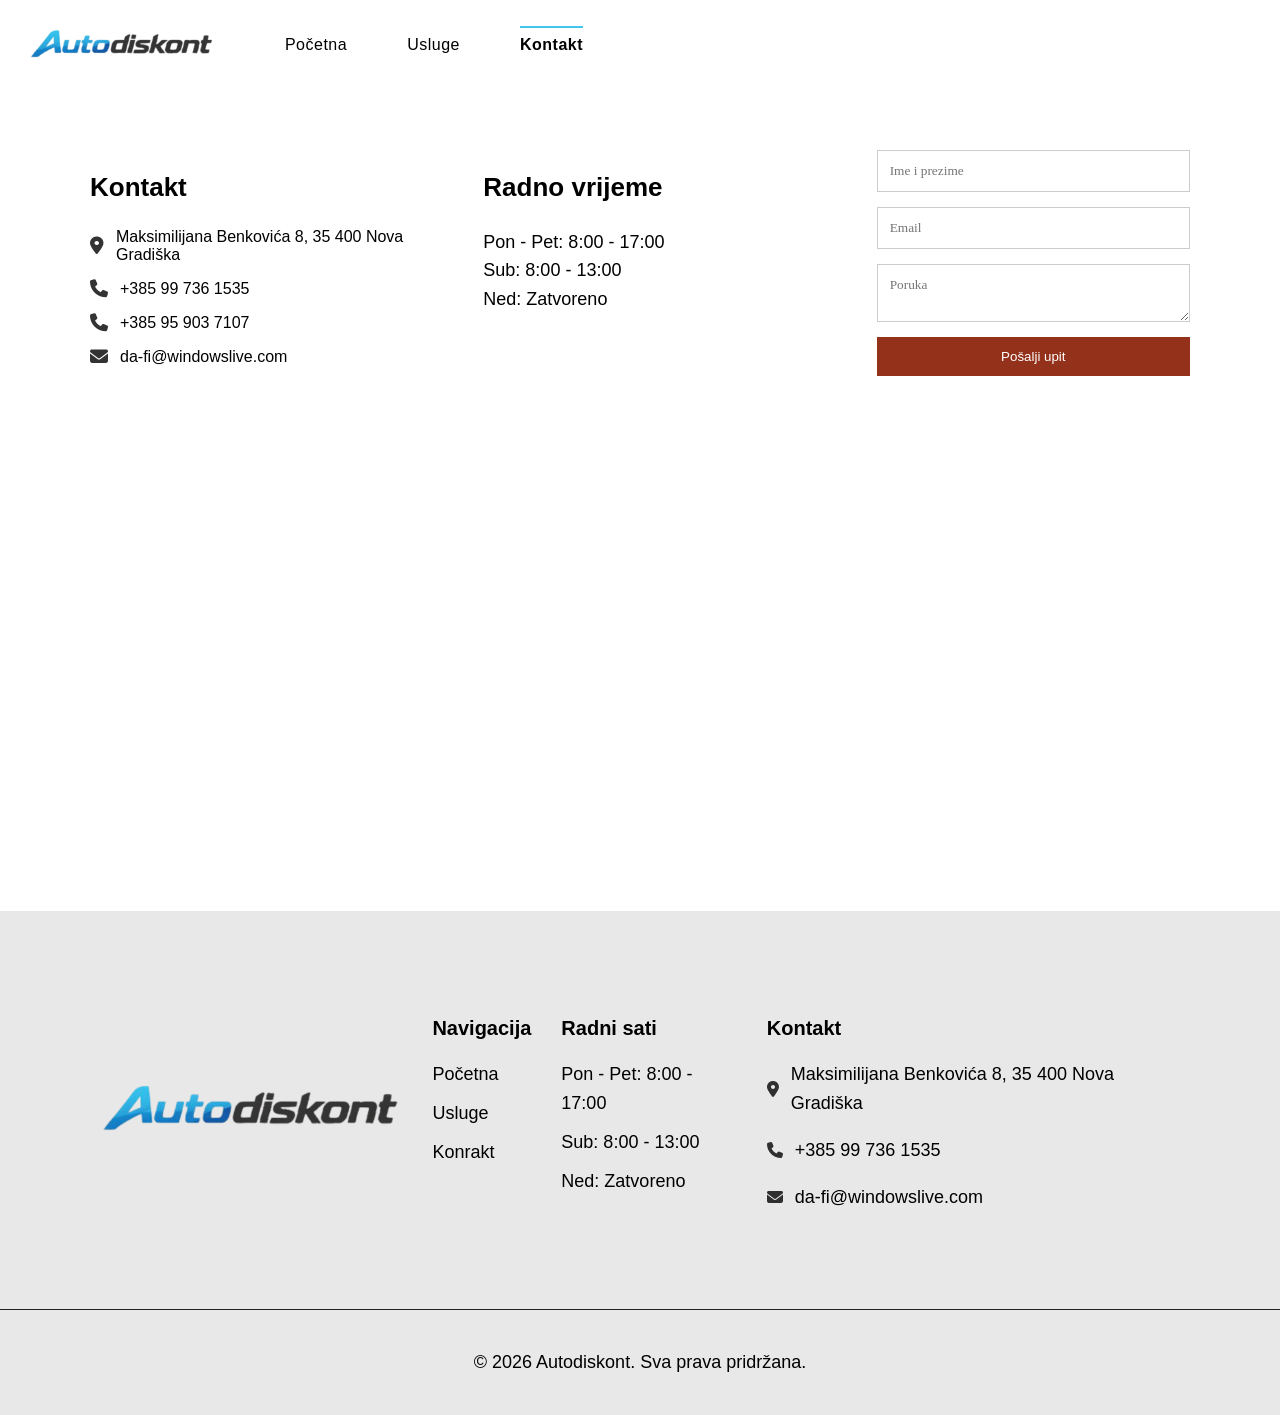
<file: pages/contact-info.html>
<!DOCTYPE html>

<html>
    <head>
        <title>Autodiskont</title>
        <meta charset="utf-8">
        <meta name="viewport" content="width=device-width, initial-scale=1.0"> 

        <link rel="preconnect" href="https://fonts.googleapis.com">
        <link rel="preconnect" href="https://fonts.gstatic.com" crossorigin>
        <link href="https://fonts.googleapis.com/css2?family=Inter:wght@400;500;600&display=swap" rel="stylesheet">

        <link rel="stylesheet" href="https://cdnjs.cloudflare.com/ajax/libs/font-awesome/6.5.1/css/all.min.css">

        <link rel="stylesheet"  href="../css/header.css">
        <link rel="stylesheet"  href="../css/footer.css">
        <link rel="stylesheet"  href="../css/contact-info.css">

    </head>
    <body>

        <header>

            <nav class="nav">
                <div class="logo">
                    <a href="../index.html"><img src="../img/logo2.png" alt="Autodiskont logo"></a>
                </div>
                <button class="hamburger" aria-label="Toggle menu">
                    <span></span>
                    <span></span>
                    <span></span>
                </button>

                <ul class="nav-links">
                    <li><a href="../index.html">Početna</a></li>
                    <li><a href="services.html">Usluge</a></li>
                    <li><a href="contact-info.html" class="active-link">Kontakt</a></li>
                </ul>
            </nav>

        </header>

        <section class="contact-section">
            <div class="contact-container">

                <div class="contact-info">
                    <h2>Kontakt</h2>

                    <p>
                        <i class="fa-solid fa-location-dot"></i>
                        <a href="https://www.google.com/maps/search/?api=1&query=Maksimilijana+Benkovića+8+35400+Nova+Gradiška" target="_blank">
                            Maksimilijana Benkovića 8, 35 400 Nova Gradiška
                        </a>
                    </p>

                     <p>
                        <i class="fa-solid fa-phone"></i>
                        <a href="tel:+385997361535">
                            +385 99 736 1535
                        </a>
                    </p>
                     <p>
                        <i class="fa-solid fa-phone"></i>
                        <a href="tel:+385959037107">
                            +385 95 903 7107
                        </a>
                    </p>

                    <p>
                        <i class="fa-solid fa-envelope"></i>
                        <a href="mailto:da-fi@windowslive.com">
                            da-fi@windowslive.com
                        </a>
                    </p>
                </div>

                <div class="contact-working-hours">
                    <h2>Radno vrijeme</h2>
                    <ul>
                        <li>Pon - Pet: 8:00 - 17:00</li>
                        <li>Sub: 8:00 - 13:00</li>
                        <li>Ned: Zatvoreno</li>
                    </ul>
                </div>

                <form class="contact-form">
                    <input type="text" placeholder="Ime i prezime" required>
                    <input type="email" placeholder="Email" required>
                    <textarea placeholder="Poruka" required></textarea>
                    <button type="submit">Pošalji upit</button>
                </form>

            </div>


        </section>

        <section class="map-section">

            <iframe 
                src="https://www.google.com/maps/embed?pb=!1m18!1m12!1m3!1d496.4714587021024!2d17.38451193980071!3d45.258576298775075!2m3!1f0!2f0!3f0!3m2!1i1024!2i768!4f13.1!3m3!1m2!1s0x47676229cf3f52db%3A0x27cd6a0cb5530d6b!2sAutodiskont!5e0!3m2!1shr!2shr!4v1769889858624!5m2!1shr!2shr" 
                width="100%" 
                height="450" 
                style="border:0;" 
                allowfullscreen="" 
                loading="lazy"> 
            </iframe>
        </section>


        <section class="footer">

            <div class="footer-inner">

                <div class="footer-brand">
                    <img src="../img/logo2.png" alt="logo">
                </div>
                

                <div class="footer-links">
                    <h4>Navigacija</h4>
                    <ul>
                        <li><a href="index.html" class="active-link scroll-top">Početna</a></li>
                        <li><a href="pages/services.html">Usluge</a></li>
                        <li><a href="pages/contact-info.html">Konrakt</a></li>
                    </ul>
                </div>

                <div class="footer-workingHours">
                    <h4>Radni sati</h4>
                    <ul>
                        <li>Pon - Pet: 8:00 - 17:00</li>
                        <li>Sub: 8:00 - 13:00</li>
                        <li>Ned: Zatvoreno</li>
                    </ul>
                </div>

                <div class="footer-contact">
                    <h4>Kontakt</h4>
                    <p>
                        <i class="fa-solid fa-location-dot"></i>
                        <a href="https://www.google.com/maps/search/?api=1&query=Maksimilijana+Benkovića+8+35400+Nova+Gradiška" 
                            target="_blank" rel="noopener">
                             Maksimilijana Benkovića 8, 35 400 Nova Gradiška
                        </a>
                    </p>
                    <p>
                        <i class="fa-solid fa-phone"></i>
                        <a href="tel:+385997361535">
                             +385 99 736 1535
                        </a>
                    </p>
                    <p>
                        <i class="fa-solid fa-envelope"></i>
                        <a href="mailto:da-fi@windowslive.com">
                             da-fi@windowslive.com
                        </a>
                    </p>
                </div>
            </div>
            
             <div class="footer-bottom">
                <p>© <span id="year"></span> Autodiskont. Sva prava pridržana.</p>
            </div>

        </section>

        <script src="../js/script.js"></script>
    </body>
</html>
</file>
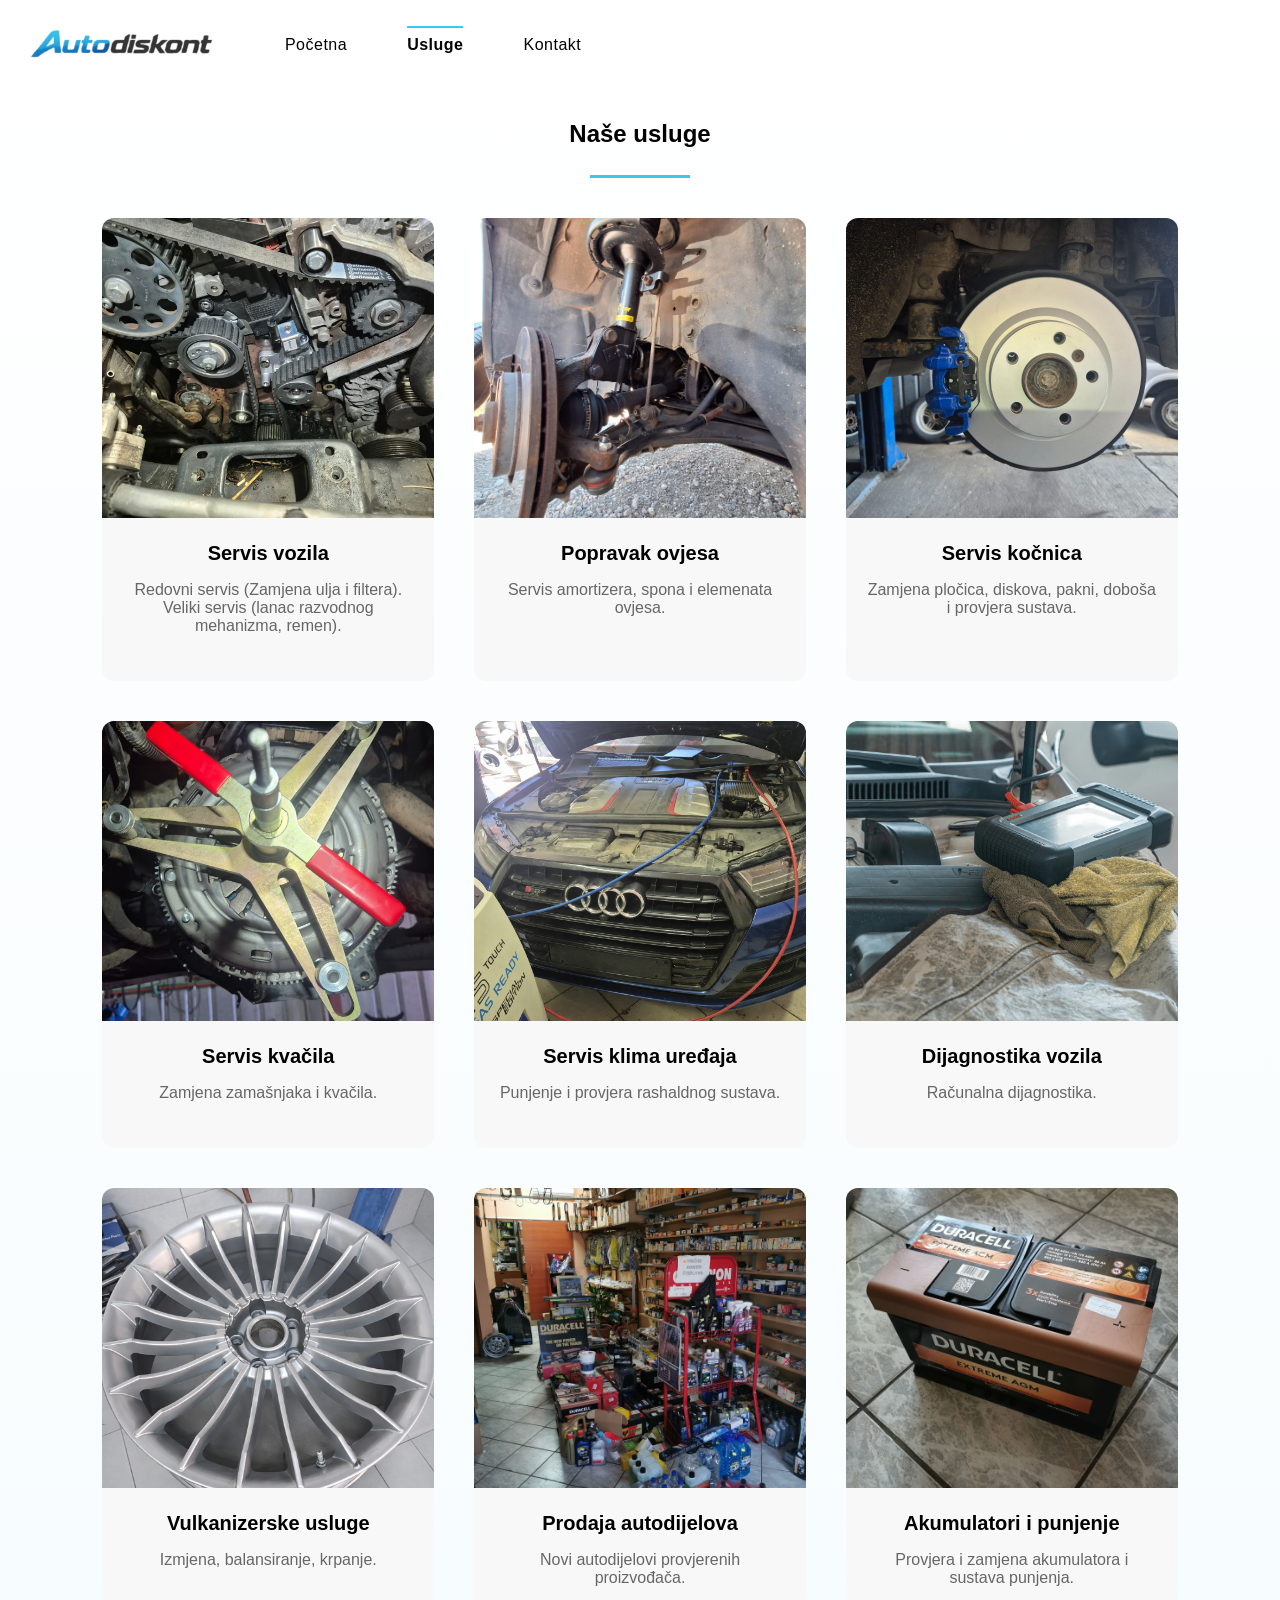
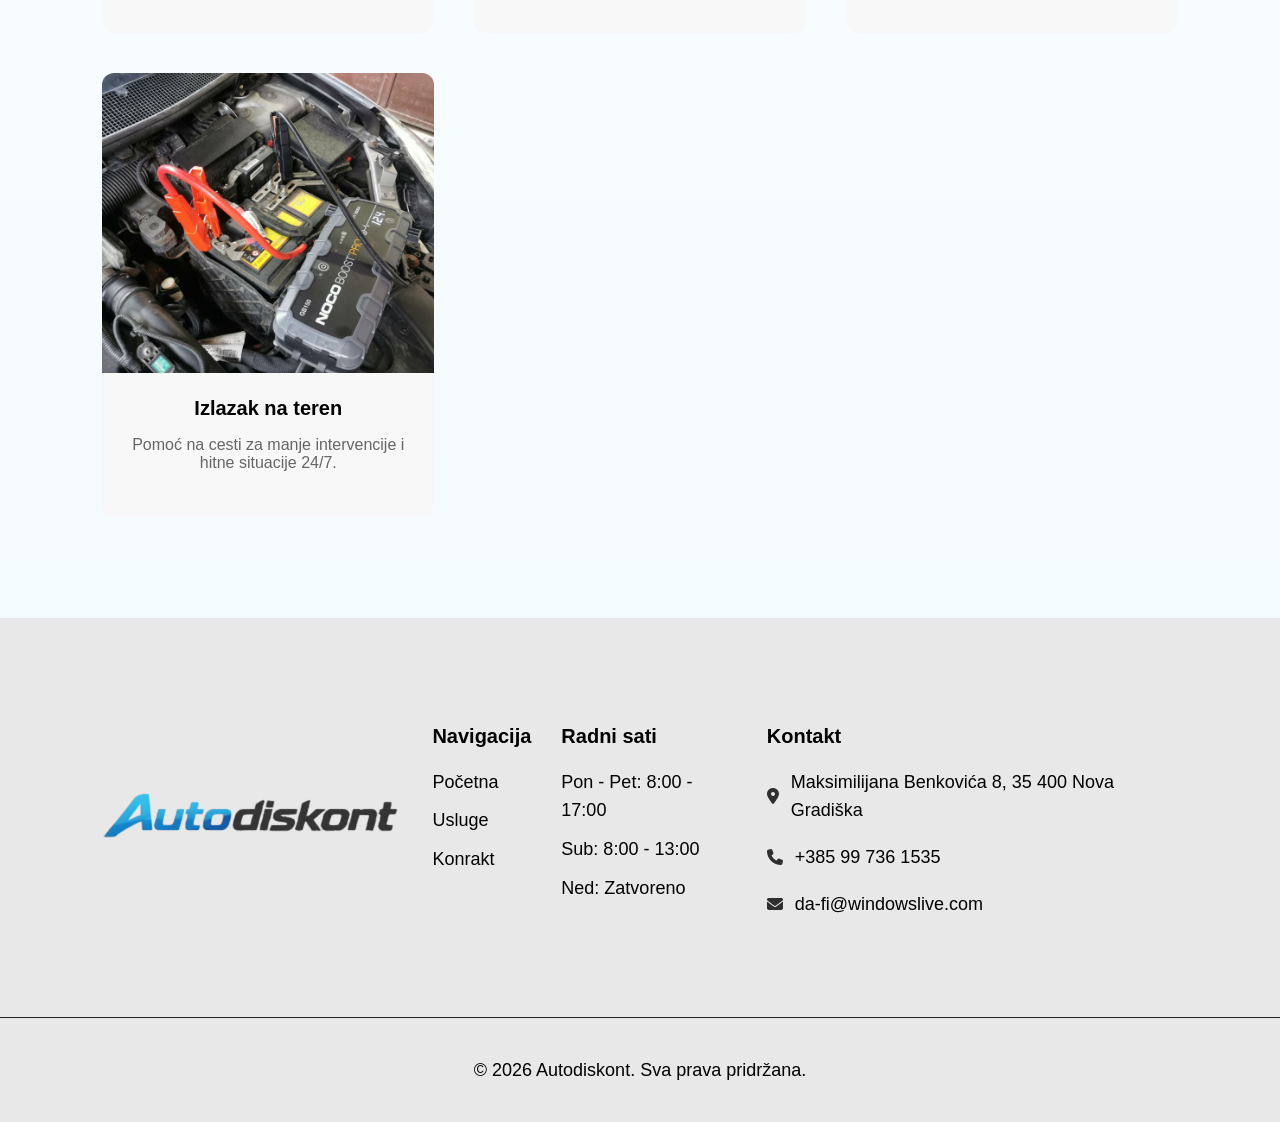
<file: pages/services.html>
<!DOCTYPE html>

<html>
    <head>
        <title>Autodiskont</title>
        <meta charset="utf-8">
        <meta name="viewport" content="width=device-width, initial-scale=1.0"> 
        <link rel="preconnect" href="https://fonts.googleapis.com">
        <link rel="preconnect" href="https://fonts.gstatic.com" crossorigin>
        <link href="https://fonts.googleapis.com/css2?family=Inter:wght@400;500;600&display=swap" rel="stylesheet">

        <link rel="stylesheet" href="https://cdnjs.cloudflare.com/ajax/libs/font-awesome/6.5.1/css/all.min.css">

        <link rel="stylesheet"  href="../css/header.css">
        <link rel="stylesheet"  href="../css/footer.css">
        <link rel="stylesheet"  href="../css/services.css">

    </head>
    <body>

        <header>

            <nav class="nav">
                <div class="logo">
                    <a href="../index.html"><img src="../img/logo2.png" alt="Autodiskont logo"></a>
                </div>
                <button class="hamburger" aria-label="Toggle menu">
                    <span></span>
                    <span></span>
                    <span></span>
                </button>

                <ul class="nav-links">
                    <li><a href="../index.html">Početna</a></li>
                    <li><a href="services.html" class="active-link">Usluge</a></li>
                    <li><a href="contact-info.html">Kontakt</a></li>
                </ul>
            </nav>

        </header>
        
        <div class="nav-spacer"></div>

        <section class="services">

            <h1>Naše usluge</h1>

            <div class="services-grid">
                <div class="services-card">
                    <img src="../img/veliki-servis.jpeg" alt="Servis vozila">
                    <h3>Servis vozila</h3>
                    <p>Redovni servis (Zamjena ulja i filtera). Veliki servis (lanac razvodnog mehanizma, remen).</p>
                </div>
                <div class="services-card">
                    <img src="../img/ovjes.jpeg" alt="Popravak ovjesa">
                    <h3>Popravak ovjesa</h3>
                    <p>Servis amortizera, spona i elemenata ovjesa.</p>
                </div>
                <div class="services-card">
                    <img src="../img/kocnice.jpeg" alt="Servis kočnica">
                    <h3>Servis kočnica</h3>
                    <p>Zamjena pločica, diskova, pakni, doboša i provjera sustava.</p>
                </div>
                <div class="services-card">
                    <img src="../img/kvacilo.jpeg" alt="Servis kvačila">
                    <h3>Servis kvačila</h3>
                    <p>Zamjena zamašnjaka i kvačila.</p>
                </div>
                <div class="services-card">
                    <img src="../img/servis-klime.png" alt="Servis klime">
                    <h3>Servis klima uređaja</h3>
                    <p>Punjenje i provjera rashaldnog sustava.</p>
                </div>
                <div class="services-card">
                    <img src="../img/diagnostics.jpg" alt="Dijagnostika vozila">
                    <h3>Dijagnostika vozila</h3>
                    <p>Računalna dijagnostika.</p>
                </div>
                <div class="services-card">
                    <img src="../img/tire-change.png" alt="Vulkanizer">
                    <h3>Vulkanizerske usluge</h3>
                    <p>Izmjena, balansiranje, krpanje.</p>
                </div>
                <div class="services-card">
                    <img src="../img/autodijelovi.jpg" alt="Prodaja autodijelova">
                    <h3>Prodaja autodijelova</h3>
                    <p>Novi autodijelovi provjerenih proizvođača.</p>
                </div>
                <div class="services-card">
                    <img src="../img/battery.jpg" alt="Akumulatori">
                    <h3>Akumulatori i punjenje</h3>
                    <p>Provjera i zamjena akumulatora i sustava punjenja.</p>
                </div>
                <div class="services-card">
                    <img src="../img/jump-start.jpg" alt="izlazak na teren">
                    <h3>Izlazak na teren</h3>
                    <p>Pomoć na cesti za manje intervencije i hitne situacije 24/7.</p>
                </div>
            </div>


        </section>

        <section class="footer">

            <div class="footer-inner">

                <div class="footer-brand">
                    <img src="../img/logo2.png" alt="logo">
                </div>
                

                <div class="footer-links">
                    <h4>Navigacija</h4>
                    <ul>
                        <li><a href="index.html" class="active-link scroll-top">Početna</a></li>
                        <li><a href="pages/services.html">Usluge</a></li>
                        <li><a href="pages/contact-info.html">Konrakt</a></li>
                    </ul>
                </div>

                <div class="footer-workingHours">
                    <h4>Radni sati</h4>
                    <ul>
                        <li>Pon - Pet: 8:00 - 17:00</li>
                        <li>Sub:       8:00 - 13:00</li>
                        <li>Ned:       Zatvoreno</li>
                    </ul>
                </div>

                <div class="footer-contact">
                    <h4>Kontakt</h4>
                    <p>
                        <i class="fa-solid fa-location-dot"></i>
                        <a href="https://www.google.com/maps/search/?api=1&query=Maksimilijana+Benkovića+8+35400+Nova+Gradiška" 
                            target="_blank" rel="noopener">
                             Maksimilijana Benkovića 8, 35 400 Nova Gradiška
                        </a>
                    </p>
                    <p>
                        <i class="fa-solid fa-phone"></i>
                        <a href="tel:+385997361535">
                             +385 99 736 1535
                        </a>
                    </p>
                    <p>
                        <i class="fa-solid fa-envelope"></i>
                        <a href="mailto:da-fi@windowslive.com">
                             da-fi@windowslive.com
                        </a>
                    </p>
                </div>
            </div>
            
             <div class="footer-bottom">
                <p>© <span id="year"></span> Autodiskont. Sva prava pridržana.</p>
            </div>

        </section>

        <script src="../js/script.js"></script>
    </body>
</html>
</file>
<file: css/header.css>
h1, h2, h3, h4, h5, h6 {
  font-family: "Saira", sans-serif;
}

a, p, li {
  font-family: "Poppins", sans-serif;
}

html, body {
  max-width: 100%;
  overflow-x: hidden;
}

.nav {
  display: flex;
  position: fixed;
  top: 0;
  align-items: center;
  padding: 10px 30px;
  height: 70px;
  width: 100%;
  background-color: #fff;
  z-index: 1000;
}

.logo {
  display: flex;
  align-items: center;
  margin-right: 30px;
}

.logo img {
  height: 50px;
  width: auto;
  display: block;
}

.nav-links {
  list-style: none;
  display: flex;
  gap: 60px;
}

.nav-links a {
  position: relative;
  color: black;
  text-decoration: none;
  font-size: 16px;
  padding-top: 10px;
  font-weight: 200;
  letter-spacing: 0.5px;
}

.nav-links a.active-link {
  font-weight: 600;
}

.nav-links a.active-link::after {
  width: 100%;
  background-color: #3EC6EF;
}

.nav-links a::after {
  content: "";
  position: absolute;
  left: 0;
  top: 0;
  width: 0;
  height: 2px;
  background-color: black;
  transition: width 0.3s ease;
}

.nav-links a:hover::after {
  width: 100%;
}

.hamburger {
  display: none;
  background: none;
  border: none;
  cursor: pointer;
}

.hamburger span {
  display: block;
  width: 24px;
  height: 2px;
  background: black;
  margin: 5px 0;
}

@media (max-width: 600px) {

  .hamburger {
    display: block;
  }

  .nav {
    justify-content: space-between;
    padding: 0;
  }
  .logo {
    margin-right: 0;
  }

  

  .nav-links {
    display: none; 
    position: absolute;
    top: 50px;
    left: 0;
    width: 100%;
    flex-direction: column;
    background-color: #F2F2F2;
    gap: 20px;
    padding: 20px 30px;
    border-bottom: #000;
  }



  .nav-links.active {
    display: flex;
  }

  .nav-links a.active-link::after {
    width: 0;
}
}
</file>
<file: css/footer.css>
.footer {
    background: #E8E8E8;
    color: #000;
}

.footer-inner   {
    display: flex;
    justify-content: space-between;
    gap: 30px;

    padding: 80px 8%;
}

.footer-brand   {
    display: flex;
    align-items: center;
}
.footer-brand   img{
    max-width: 300px;
    height: auto;
}

.footer h3, 
.footer h4{
    font-size: 20px;
    color: #000;
    margin-bottom: 20px;
}

.footer p,
.footer a,   
.footer li{
    font-size: 18px;
    color: #000;
    line-height: 1.6;
}

.footer a{
    text-decoration: none;
}

.footer a:hover {
    color: #94311B;
}

.footer-links ul {
    list-style: none;
    padding: 0;
}

.footer-links li {
    margin-bottom: 10px;
}


.footer-workingHours ul {
    list-style: none;
    padding: 0;
}

.footer-workingHours li {
    margin-bottom: 10px;
}

.footer-contact p {
    display: flex;
    align-items: center;
    gap: 12px;
}

.footer-contact i {
    color: rgba(0, 0, 0, 0.8);
    font-size: 16px;
}



.footer-contact a:hover {
    color: #94311B;
}

.footer-bottom {
    border-top: 1px solid #222;
    padding: 20px 8%;
    text-align: center;
    font-size: 13px;
    color: #777;
}

@media (max-width: 600px) {
    .footer-inner {
        flex-direction: column;
        gap: 40px;
    }
}
</file>
<file: css/contact-info.css>
body {
    margin: 0;
    padding: 0;
}


.contact-section {
    padding: 80px 5%;
    background-color: #ffffff;
    margin-top: 70px;
}

.contact-container {
    max-width: 1100px;
    margin: 0 auto;

    display: flex;
    gap: 80px;
}

.contact-info,
.contact-working-hours {
    flex: 1;
}

.contact-section h2 {
    font-size: 26px;
    margin-bottom: 25px;
}

.contact-info p {
    display: flex;
    align-items: center;
    gap: 12px;

    margin-bottom: 15px;
    font-size: 16px;
}

.contact-info i {
    color: rgba(0, 0, 0, 0.8);
    font-size: 18px;
}

.contact-info a {
    color: #000;
    text-decoration: none;
}

.contact-info a:hover {
    color: #94311B;
}

.contact-working-hours ul {
    list-style: none;
    padding: 0;
}

.contact-working-hours li {
 
    font-size: 18px;
    line-height: 1.6;
}

.contact-form {
    flex: 1;
    display: flex;
    flex-direction: column;
    gap: 15px;
}

.contact-form input,
.contact-form textarea {
    padding: 12px;
    border: 1px solid #ccc;
    font-family: inherit;
}

.contact-form button {
    background: #94311B;
    color: #fff;
    border: none;
    padding: 12px;
    cursor: pointer;
}

.map-section iframe {
    width: 100%;
    height: 450px;
    display: block;
}



@media (max-width: 600px) {

    .contact-section    {
        padding: 40px 8%;
    }

    .contact-container {
        flex-direction: column;
        gap: 50px;
    }

    .contact-section h2 {
        font-size: 24px;
    }
    .contact-container {
        flex-direction: column;
    }
}
</file>
<file: css/services.css>
body {
    margin: 0;
    padding: 0;
}
.services   {
    padding: 100px 8% 100px;
    background: linear-gradient(
        180deg,
        #fff 0%,
        #f4fbfd 100%
    )
}

.services h1    {
    text-align: center;
    margin-bottom: 40px;
    position: relative;
    padding-bottom: 30px;
}
.services h1::after {
    content: "";
    position: absolute;
    left: 50%;
    bottom: 0;

    width: 100px;
    height: 3px;
    background-color: #3EC6EF;

    transform: translateX(-50%);
}
.services-grid  {
    display: grid;
    grid-template-columns: repeat(3,1fr);
    gap: 40px;
}

.services-card   {
    position: relative;
    background: #f8f8f8;
    border-radius: 12px;
    overflow: hidden;

    text-align: center;
    transition: transform 0.3s ease, box-shadow 0.3 ease;
}

.services-card:hover {
    transform: translateY(-6px);
    box-shadow: 0 15px 35px rgba(0, 0, 0, 0.12);
}

.services-card   img {
    width: 100%;
    height: 300px;
    object-fit: cover;
    
}

.services-card   h3  {
    margin: 20px 0 10px;
    font-size: 20px;
}

.services-card   p   {
    padding: 0 20px 30px;
    font-size: 16px;
    color: #666;
}

@media  (max-width: 1024px) {
    .services-grid {
        grid-template-columns: repeat(2,1fr);
    }
}

@media  (max-width: 600px) {
    .services-grid {
        grid-template-columns: repeat(1,1fr);
    }
}
</file>
